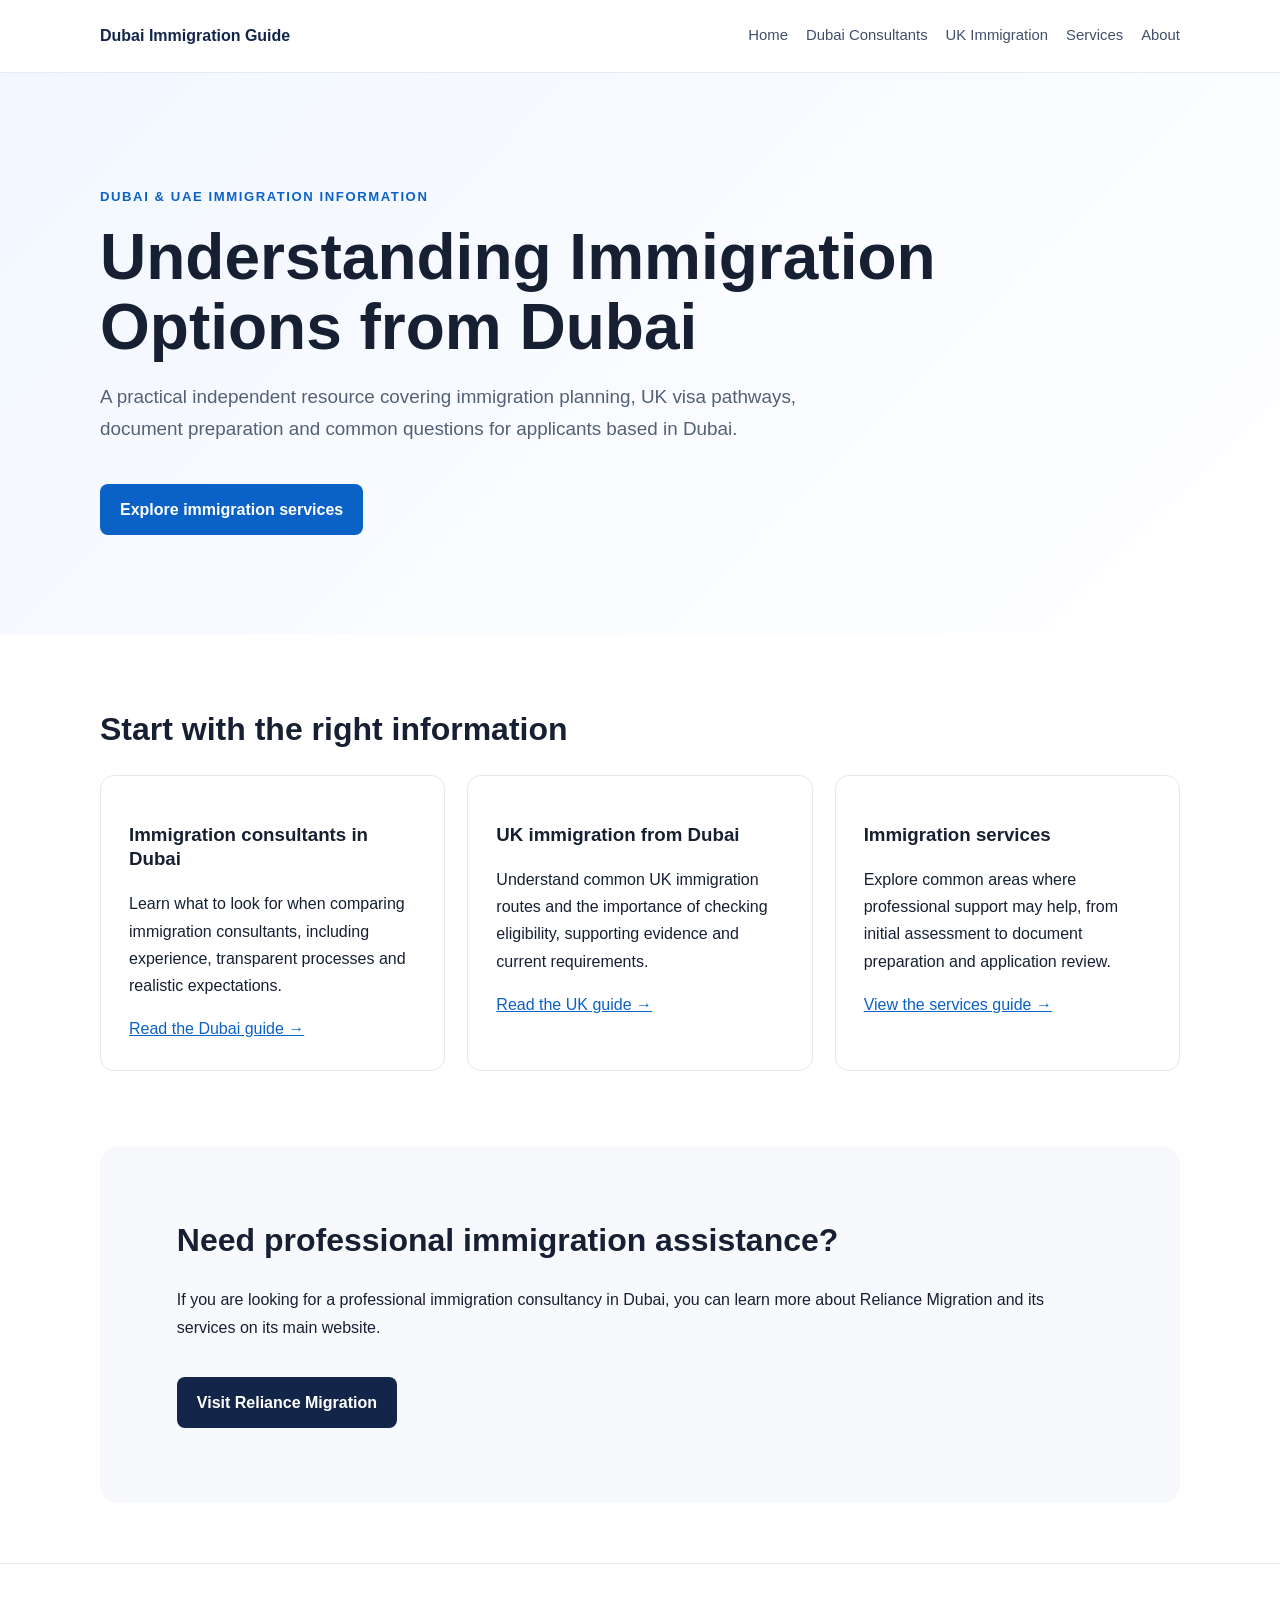
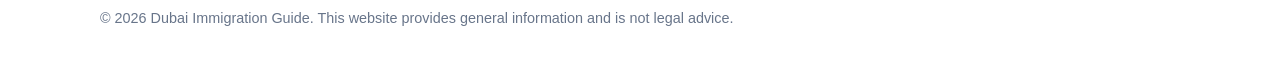
<file: index.html>
<!doctype html>
<html lang="en">
<head>
<meta charset="utf-8">
<meta name="viewport" content="width=device-width,initial-scale=1">
<title>Immigration Guidance in Dubai | Reliance Migration</title>
<meta name="description" content="Practical information about immigration pathways, UK visa options and immigration services for people in Dubai and the UAE.">
<link rel="canonical" href="https://rasica-reliance.github.io/">
<link rel="stylesheet" href="assets/style.css">
</head>
<body>
<header class="site-header"><div class="container nav">
<a class="brand" href="index.html">Dubai Immigration Guide</a>
<nav><a href="index.html">Home</a><a href="immigration-consultants-dubai.html">Dubai Consultants</a><a href="uk-immigration-consultants-dubai.html">UK Immigration</a><a href="immigration-services-dubai.html">Services</a><a href="about.html">About</a></nav>
</div></header>
<main>
<section class="hero"><div class="container">
<p class="eyebrow">Dubai & UAE immigration information</p>
<h1>Understanding Immigration Options from Dubai</h1>
<p class="lead">A practical independent resource covering immigration planning, UK visa pathways, document preparation and common questions for applicants based in Dubai.</p>
<a class="button" href="immigration-services-dubai.html">Explore immigration services</a>
</div></section>
<section class="container section">
<h2>Start with the right information</h2>
<div class="grid">
<article><h3>Immigration consultants in Dubai</h3><p>Learn what to look for when comparing immigration consultants, including experience, transparent processes and realistic expectations.</p><a href="immigration-consultants-dubai.html">Read the Dubai guide →</a></article>
<article><h3>UK immigration from Dubai</h3><p>Understand common UK immigration routes and the importance of checking eligibility, supporting evidence and current requirements.</p><a href="uk-immigration-consultants-dubai.html">Read the UK guide →</a></article>
<article><h3>Immigration services</h3><p>Explore common areas where professional support may help, from initial assessment to document preparation and application review.</p><a href="immigration-services-dubai.html">View the services guide →</a></article>
</div>
</section>
<section class="container section muted">
<h2>Need professional immigration assistance?</h2>
<p>If you are looking for a professional immigration consultancy in Dubai, you can learn more about Reliance Migration and its services on its main website.</p>
<a class="button secondary" href="https://reliancemigration.com/" rel="noopener">Visit Reliance Migration</a>
</section>
</main>
<footer><div class="container"><p>© 2026 Dubai Immigration Guide. This website provides general information and is not legal advice.</p></div></footer>
</body></html>
</file>
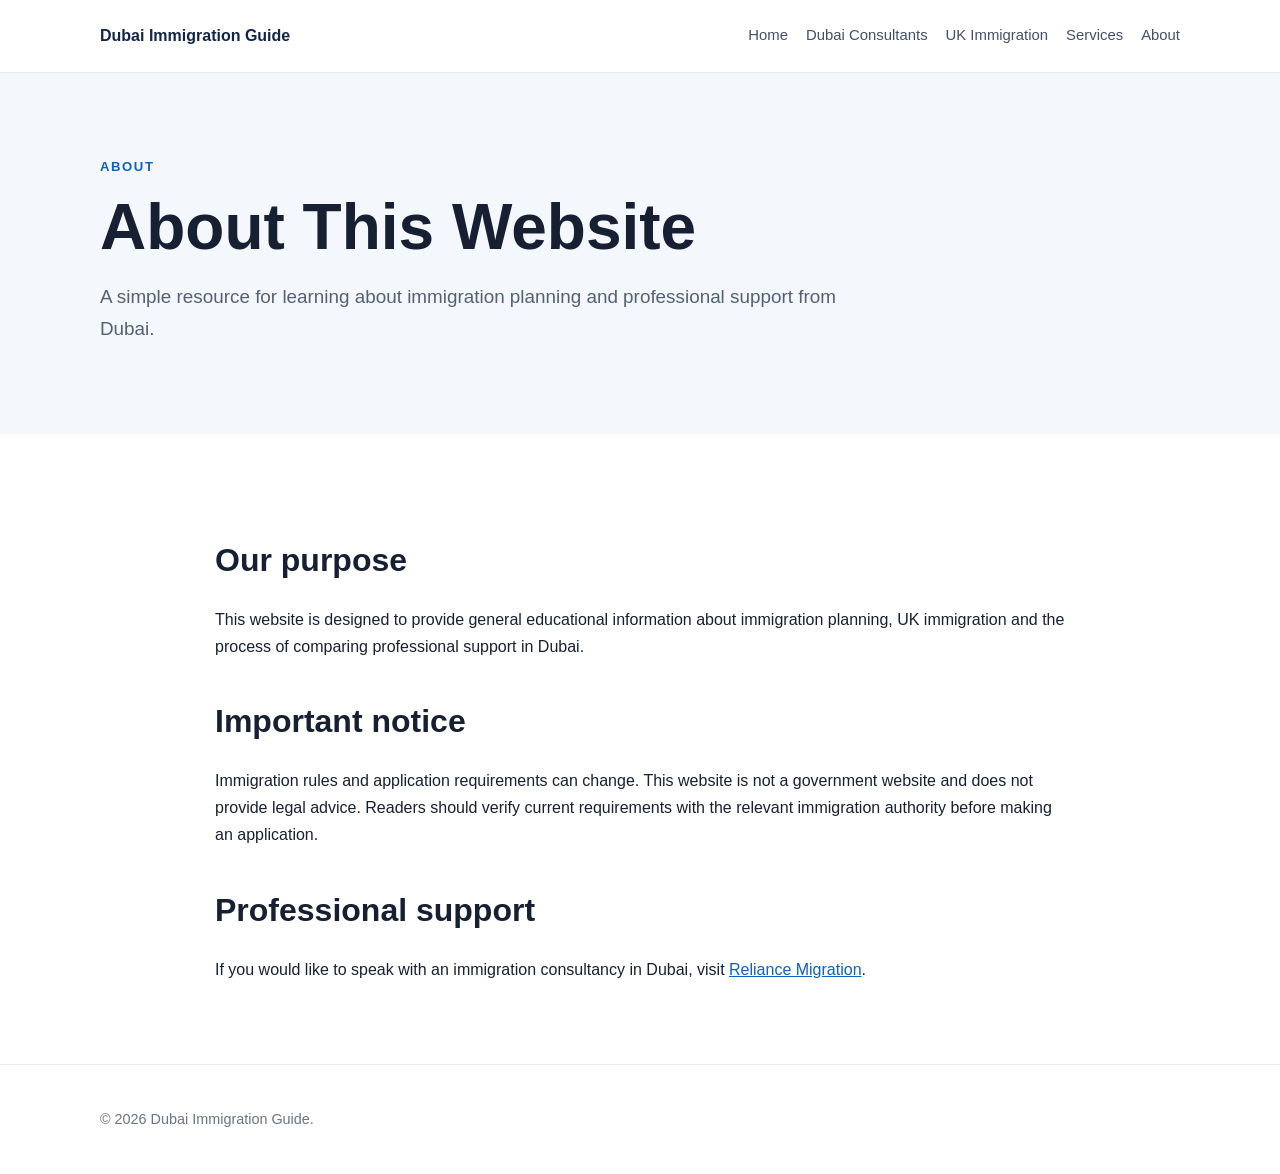
<file: about.html>
<!doctype html>
<html lang="en"><head><meta charset="utf-8"><meta name="viewport" content="width=device-width,initial-scale=1">
<title>About This Dubai Immigration Guide</title>
<meta name="description" content="About this independent informational website covering immigration topics for applicants in Dubai.">
<link rel="canonical" href="https://rasica-reliance.github.io/about.html"><link rel="stylesheet" href="assets/style.css"></head>
<body><header class="site-header"><div class="container nav"><a class="brand" href="index.html">Dubai Immigration Guide</a><nav><a href="index.html">Home</a><a href="immigration-consultants-dubai.html">Dubai Consultants</a><a href="uk-immigration-consultants-dubai.html">UK Immigration</a><a href="immigration-services-dubai.html">Services</a><a href="about.html">About</a></nav></div></header>
<main><section class="page-hero"><div class="container"><p class="eyebrow">About</p><h1>About This Website</h1><p class="lead">A simple resource for learning about immigration planning and professional support from Dubai.</p></div></section>
<section class="container content"><h2>Our purpose</h2><p>This website is designed to provide general educational information about immigration planning, UK immigration and the process of comparing professional support in Dubai.</p>
<h2>Important notice</h2><p>Immigration rules and application requirements can change. This website is not a government website and does not provide legal advice. Readers should verify current requirements with the relevant immigration authority before making an application.</p>
<h2>Professional support</h2><p>If you would like to speak with an immigration consultancy in Dubai, visit <a href="https://reliancemigration.com/" rel="noopener">Reliance Migration</a>.</p>
</section></main><footer><div class="container"><p>© 2026 Dubai Immigration Guide.</p></div></footer></body></html>
</file>
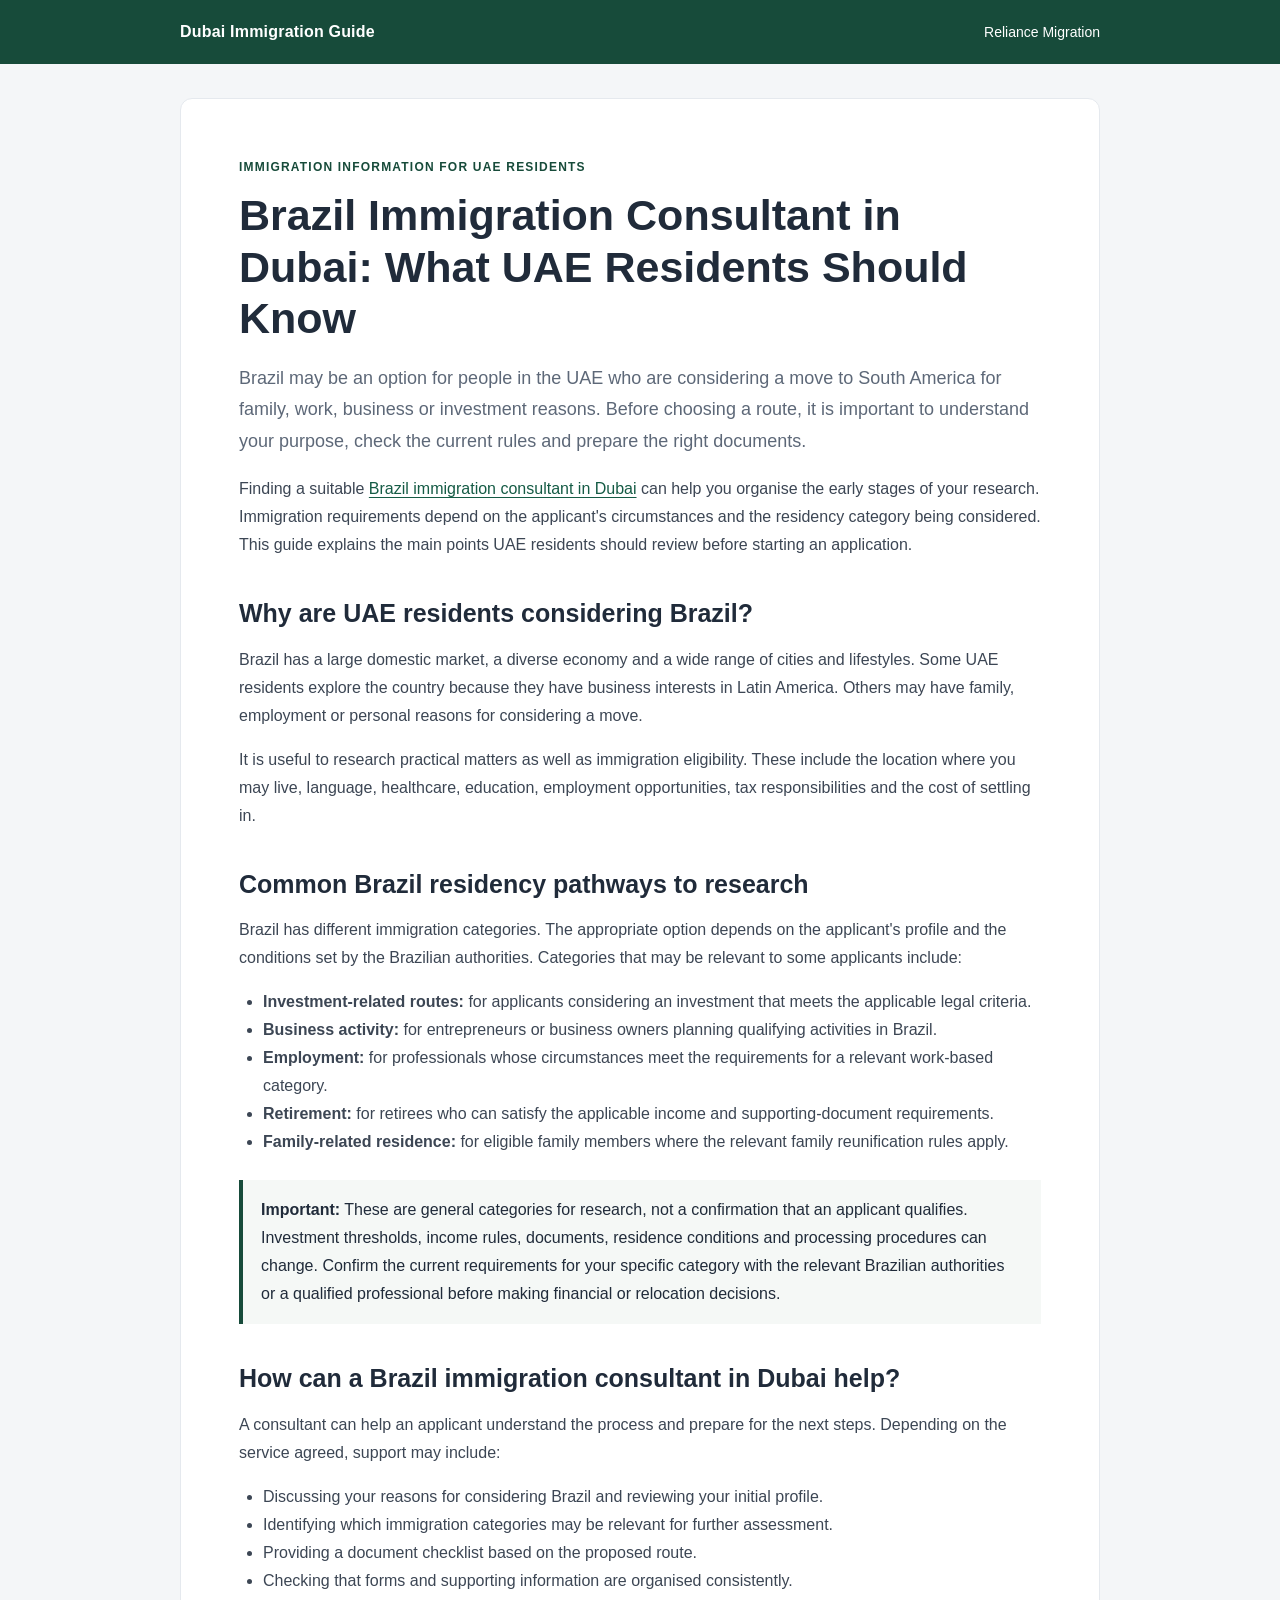
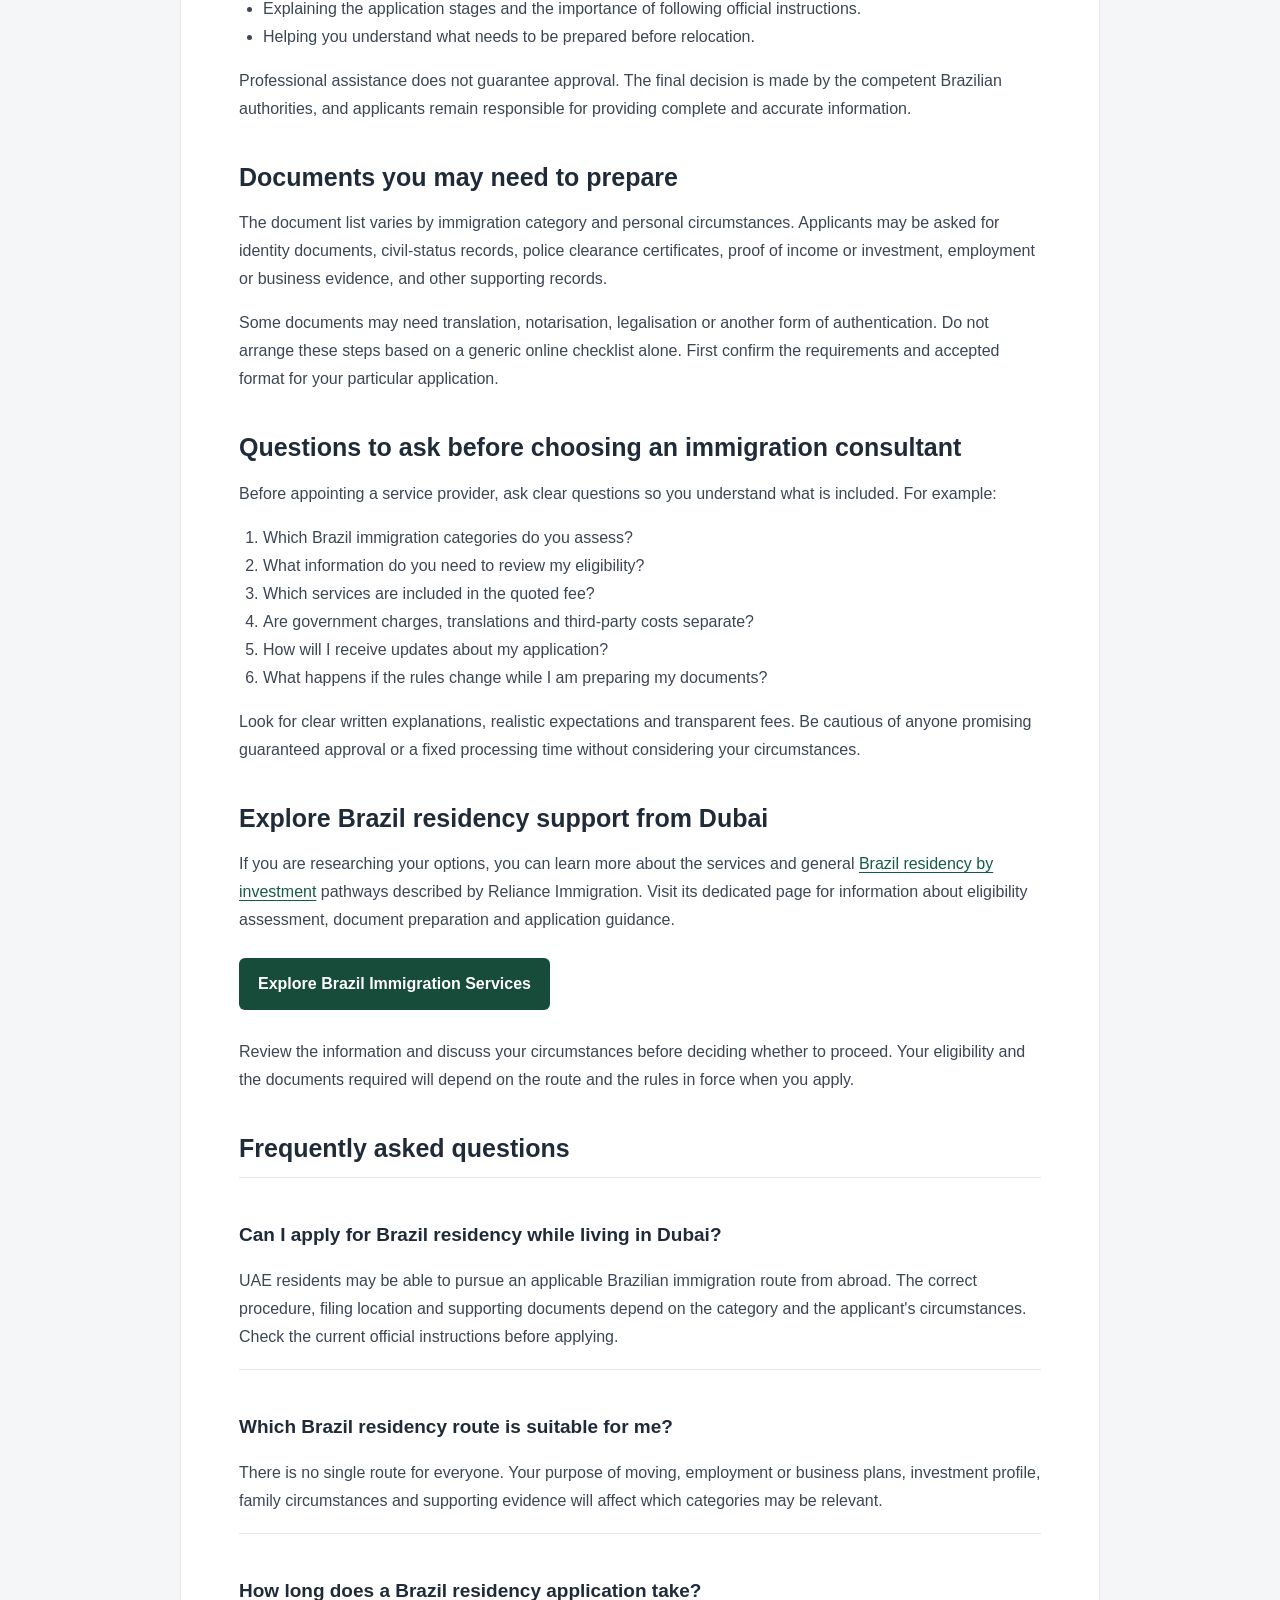
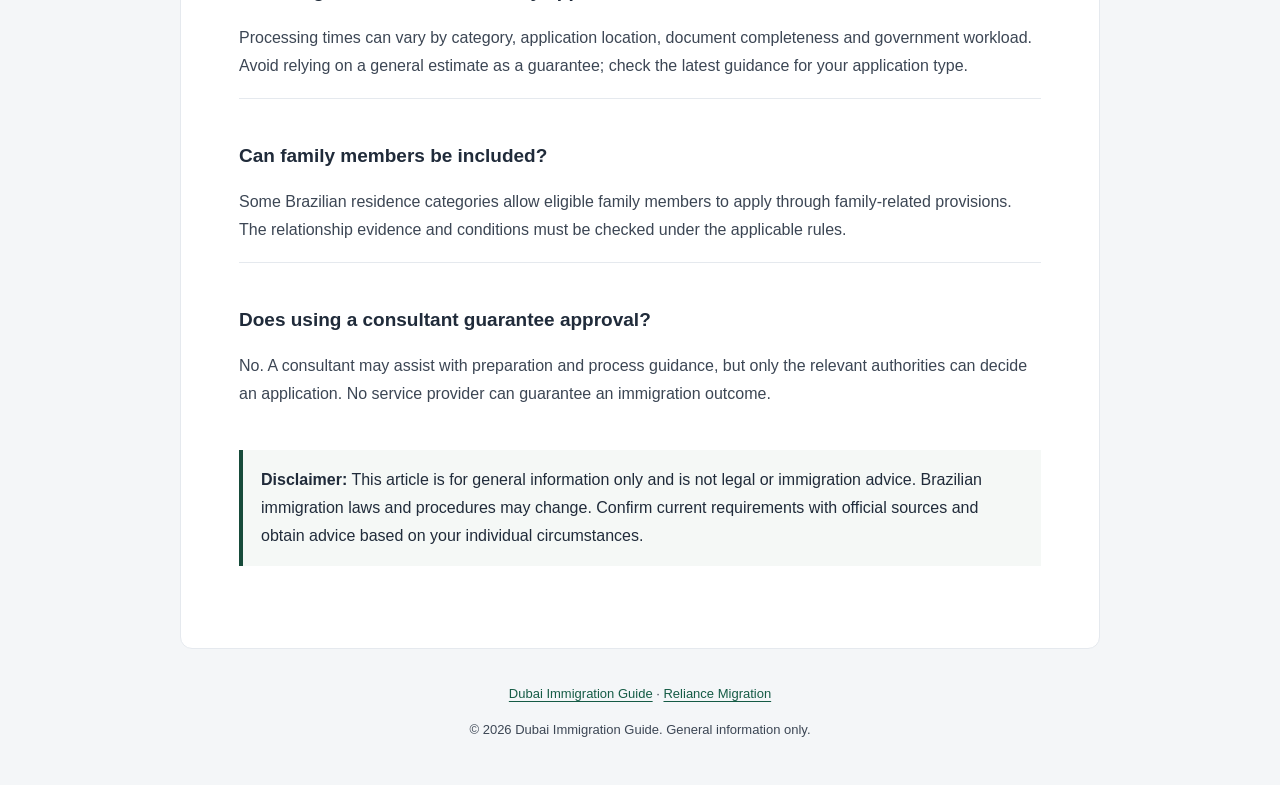
<file: brazil-immigration-consultant-in-dubai.html>
<!DOCTYPE html>
<html lang="en">
<head>
  <meta charset="UTF-8">
  <meta name="viewport" content="width=device-width, initial-scale=1.0">
  <title>Brazil Immigration Consultant in Dubai: A Guide for UAE Residents</title>
  <meta name="description" content="Learn what UAE residents should consider when exploring Brazil residency, eligibility, documents and application support with a Brazil immigration consultant in Dubai.">
  <meta name="robots" content="index, follow">
  <link rel="canonical" href="https://rasica-reliance.github.io/brazil-immigration-consultant-in-dubai.html">
  <style>
    :root { --ink:#202b3a; --muted:#5d6878; --brand:#174b3a; --line:#e5e9ee; --paper:#ffffff; --soft:#f5f8f6; }
    * { box-sizing:border-box; }
    body { margin:0; background:#f4f6f8; color:var(--ink); font:16px/1.75 Arial, Helvetica, sans-serif; }
    header { background:var(--brand); color:#fff; padding:18px 22px; }
    .nav, main, footer { max-width:920px; margin:0 auto; }
    .nav { display:flex; align-items:center; justify-content:space-between; gap:16px; }
    .brand { color:#fff; text-decoration:none; font-weight:700; letter-spacing:.2px; }
    .nav a:last-child { color:#fff; text-decoration:none; font-size:14px; }
    main { background:var(--paper); margin:34px auto; padding:clamp(24px,5vw,58px); border:1px solid var(--line); border-radius:12px; }
    .eyebrow { color:var(--brand); text-transform:uppercase; font-size:12px; font-weight:700; letter-spacing:1.2px; }
    h1 { font-size:clamp(30px,5vw,43px); line-height:1.2; margin:12px 0 16px; }
    h2 { font-size:25px; line-height:1.3; margin:38px 0 12px; }
    h3 { font-size:19px; margin:24px 0 8px; }
    p, li { color:#3c4654; }
    .intro { font-size:18px; color:var(--muted); }
    .note { background:var(--soft); border-left:4px solid var(--brand); padding:16px 18px; margin:24px 0; }
    a { color:#155b45; text-underline-offset:3px; }
    .cta { display:inline-block; background:var(--brand); color:#fff; padding:12px 19px; border-radius:6px; text-decoration:none; font-weight:700; margin:8px 0 12px; }
    .cta:hover { opacity:.92; }
    ul, ol { padding-left:24px; }
    .faq { border-top:1px solid var(--line); padding:16px 0 2px; }
    footer { color:var(--muted); font-size:13px; padding:0 22px 30px; text-align:center; }
    @media (max-width:600px) { main { margin:16px 10px; padding:24px 19px; } .nav { align-items:flex-start; flex-direction:column; } }
  </style>
</head>
<body>
  <header>
    <nav class="nav" aria-label="Main navigation">
      <a class="brand" href="https://rasica-reliance.github.io/">Dubai Immigration Guide</a>
      <a href="https://reliancemigration.com/">Reliance Migration</a>
    </nav>
  </header>

  <main>
    <div class="eyebrow">Immigration information for UAE residents</div>
    <h1>Brazil Immigration Consultant in Dubai: What UAE Residents Should Know</h1>
    <p class="intro">Brazil may be an option for people in the UAE who are considering a move to South America for family, work, business or investment reasons. Before choosing a route, it is important to understand your purpose, check the current rules and prepare the right documents.</p>

    <p>Finding a suitable <a href="https://reliancemigration.com/brazil/">Brazil immigration consultant in Dubai</a> can help you organise the early stages of your research. Immigration requirements depend on the applicant's circumstances and the residency category being considered. This guide explains the main points UAE residents should review before starting an application.</p>

    <h2>Why are UAE residents considering Brazil?</h2>
    <p>Brazil has a large domestic market, a diverse economy and a wide range of cities and lifestyles. Some UAE residents explore the country because they have business interests in Latin America. Others may have family, employment or personal reasons for considering a move.</p>
    <p>It is useful to research practical matters as well as immigration eligibility. These include the location where you may live, language, healthcare, education, employment opportunities, tax responsibilities and the cost of settling in.</p>

    <h2>Common Brazil residency pathways to research</h2>
    <p>Brazil has different immigration categories. The appropriate option depends on the applicant's profile and the conditions set by the Brazilian authorities. Categories that may be relevant to some applicants include:</p>
    <ul>
      <li><strong>Investment-related routes:</strong> for applicants considering an investment that meets the applicable legal criteria.</li>
      <li><strong>Business activity:</strong> for entrepreneurs or business owners planning qualifying activities in Brazil.</li>
      <li><strong>Employment:</strong> for professionals whose circumstances meet the requirements for a relevant work-based category.</li>
      <li><strong>Retirement:</strong> for retirees who can satisfy the applicable income and supporting-document requirements.</li>
      <li><strong>Family-related residence:</strong> for eligible family members where the relevant family reunification rules apply.</li>
    </ul>
    <div class="note"><strong>Important:</strong> These are general categories for research, not a confirmation that an applicant qualifies. Investment thresholds, income rules, documents, residence conditions and processing procedures can change. Confirm the current requirements for your specific category with the relevant Brazilian authorities or a qualified professional before making financial or relocation decisions.</div>

    <h2>How can a Brazil immigration consultant in Dubai help?</h2>
    <p>A consultant can help an applicant understand the process and prepare for the next steps. Depending on the service agreed, support may include:</p>
    <ul>
      <li>Discussing your reasons for considering Brazil and reviewing your initial profile.</li>
      <li>Identifying which immigration categories may be relevant for further assessment.</li>
      <li>Providing a document checklist based on the proposed route.</li>
      <li>Checking that forms and supporting information are organised consistently.</li>
      <li>Explaining the application stages and the importance of following official instructions.</li>
      <li>Helping you understand what needs to be prepared before relocation.</li>
    </ul>
    <p>Professional assistance does not guarantee approval. The final decision is made by the competent Brazilian authorities, and applicants remain responsible for providing complete and accurate information.</p>

    <h2>Documents you may need to prepare</h2>
    <p>The document list varies by immigration category and personal circumstances. Applicants may be asked for identity documents, civil-status records, police clearance certificates, proof of income or investment, employment or business evidence, and other supporting records.</p>
    <p>Some documents may need translation, notarisation, legalisation or another form of authentication. Do not arrange these steps based on a generic online checklist alone. First confirm the requirements and accepted format for your particular application.</p>

    <h2>Questions to ask before choosing an immigration consultant</h2>
    <p>Before appointing a service provider, ask clear questions so you understand what is included. For example:</p>
    <ol>
      <li>Which Brazil immigration categories do you assess?</li>
      <li>What information do you need to review my eligibility?</li>
      <li>Which services are included in the quoted fee?</li>
      <li>Are government charges, translations and third-party costs separate?</li>
      <li>How will I receive updates about my application?</li>
      <li>What happens if the rules change while I am preparing my documents?</li>
    </ol>
    <p>Look for clear written explanations, realistic expectations and transparent fees. Be cautious of anyone promising guaranteed approval or a fixed processing time without considering your circumstances.</p>

    <h2>Explore Brazil residency support from Dubai</h2>
    <p>If you are researching your options, you can learn more about the services and general <a href="https://reliancemigration.com/brazil-residency-by-investment-complete-guide-for-uae-investors/">Brazil residency by investment</a> pathways described by Reliance Immigration. Visit its dedicated page for information about eligibility assessment, document preparation and application guidance.</p>
    <p><a class="cta" href="https://reliancemigration.com/brazil/">Explore Brazil Immigration Services</a></p>
    <p>Review the information and discuss your circumstances before deciding whether to proceed. Your eligibility and the documents required will depend on the route and the rules in force when you apply.</p>

    <h2>Frequently asked questions</h2>
    <section class="faq">
      <h3>Can I apply for Brazil residency while living in Dubai?</h3>
      <p>UAE residents may be able to pursue an applicable Brazilian immigration route from abroad. The correct procedure, filing location and supporting documents depend on the category and the applicant's circumstances. Check the current official instructions before applying.</p>
    </section>
    <section class="faq">
      <h3>Which Brazil residency route is suitable for me?</h3>
      <p>There is no single route for everyone. Your purpose of moving, employment or business plans, investment profile, family circumstances and supporting evidence will affect which categories may be relevant.</p>
    </section>
    <section class="faq">
      <h3>How long does a Brazil residency application take?</h3>
      <p>Processing times can vary by category, application location, document completeness and government workload. Avoid relying on a general estimate as a guarantee; check the latest guidance for your application type.</p>
    </section>
    <section class="faq">
      <h3>Can family members be included?</h3>
      <p>Some Brazilian residence categories allow eligible family members to apply through family-related provisions. The relationship evidence and conditions must be checked under the applicable rules.</p>
    </section>
    <section class="faq">
      <h3>Does using a consultant guarantee approval?</h3>
      <p>No. A consultant may assist with preparation and process guidance, but only the relevant authorities can decide an application. No service provider can guarantee an immigration outcome.</p>
    </section>

    <div class="note">
      <strong>Disclaimer:</strong> This article is for general information only and is not legal or immigration advice. Brazilian immigration laws and procedures may change. Confirm current requirements with official sources and obtain advice based on your individual circumstances.
    </div>
  </main>

  <footer>
    <p><a href="https://rasica-reliance.github.io/">Dubai Immigration Guide</a> · <a href="https://reliancemigration.com/">Reliance Migration</a></p>
    <p>© 2026 Dubai Immigration Guide. General information only.</p>
  </footer>
</body>
</html>
</file>
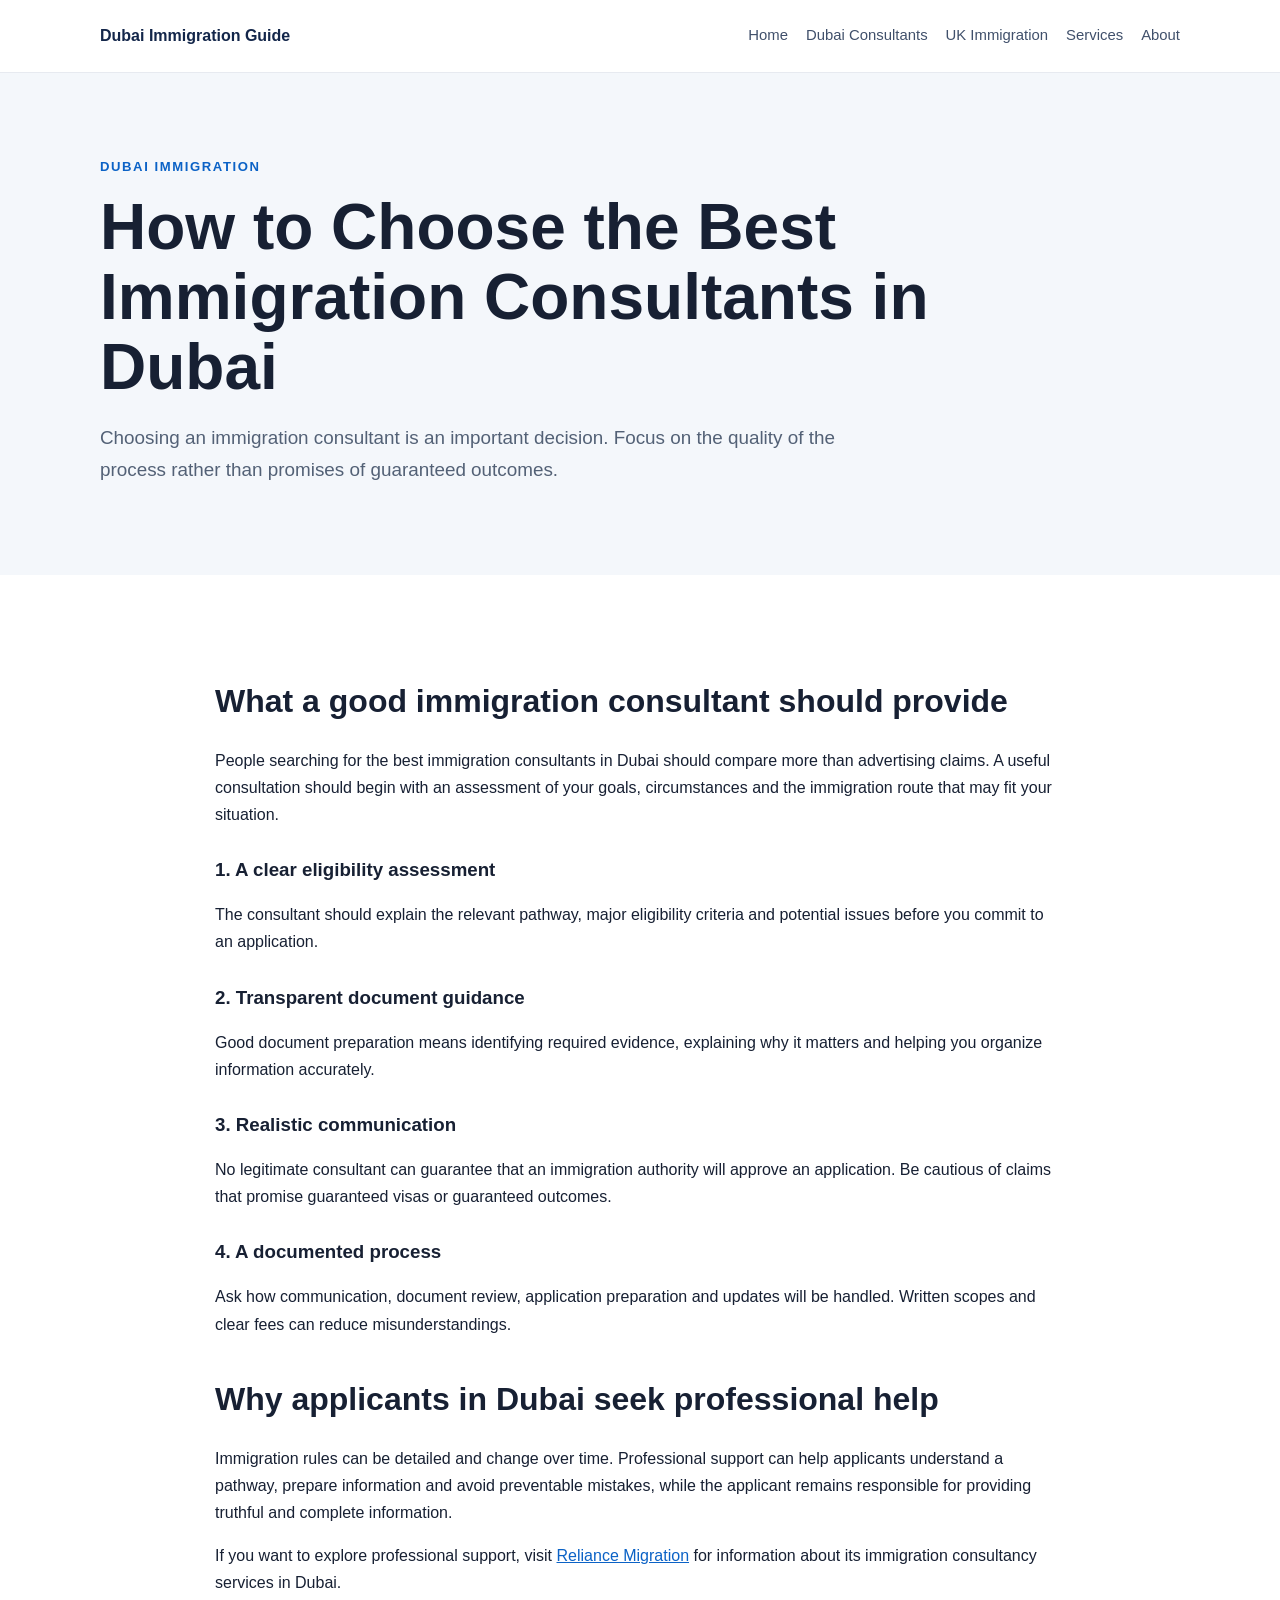
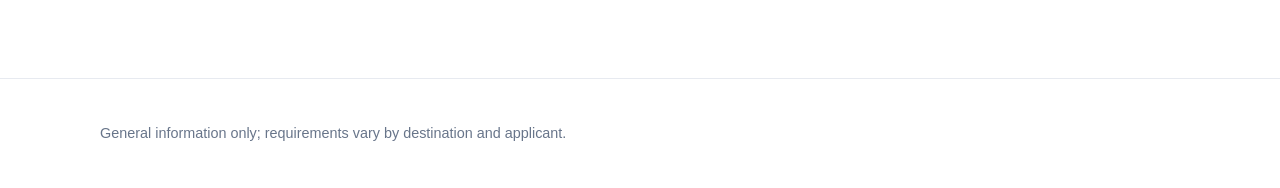
<file: immigration-consultants-dubai.html>
<!doctype html>
<html lang="en"><head><meta charset="utf-8"><meta name="viewport" content="width=device-width,initial-scale=1">
<title>Best Immigration Consultants in Dubai: What to Look For</title>
<meta name="description" content="A practical guide to choosing immigration consultants in Dubai, including assessment, documents, communication and transparency.">
<link rel="canonical" href="https://rasica-reliance.github.io/immigration-consultants-dubai.html"><link rel="stylesheet" href="assets/style.css"></head>
<body><header class="site-header"><div class="container nav"><a class="brand" href="index.html">Dubai Immigration Guide</a><nav><a href="index.html">Home</a><a href="immigration-consultants-dubai.html">Dubai Consultants</a><a href="uk-immigration-consultants-dubai.html">UK Immigration</a><a href="immigration-services-dubai.html">Services</a><a href="about.html">About</a></nav></div></header>
<main><section class="page-hero"><div class="container"><p class="eyebrow">Dubai immigration</p><h1>How to Choose the Best Immigration Consultants in Dubai</h1><p class="lead">Choosing an immigration consultant is an important decision. Focus on the quality of the process rather than promises of guaranteed outcomes.</p></div></section>
<section class="container content"><h2>What a good immigration consultant should provide</h2>
<p>People searching for the best immigration consultants in Dubai should compare more than advertising claims. A useful consultation should begin with an assessment of your goals, circumstances and the immigration route that may fit your situation.</p>
<h3>1. A clear eligibility assessment</h3><p>The consultant should explain the relevant pathway, major eligibility criteria and potential issues before you commit to an application.</p>
<h3>2. Transparent document guidance</h3><p>Good document preparation means identifying required evidence, explaining why it matters and helping you organize information accurately.</p>
<h3>3. Realistic communication</h3><p>No legitimate consultant can guarantee that an immigration authority will approve an application. Be cautious of claims that promise guaranteed visas or guaranteed outcomes.</p>
<h3>4. A documented process</h3><p>Ask how communication, document review, application preparation and updates will be handled. Written scopes and clear fees can reduce misunderstandings.</p>
<h2>Why applicants in Dubai seek professional help</h2><p>Immigration rules can be detailed and change over time. Professional support can help applicants understand a pathway, prepare information and avoid preventable mistakes, while the applicant remains responsible for providing truthful and complete information.</p>
<p>If you want to explore professional support, visit <a href="https://reliancemigration.com/" rel="noopener">Reliance Migration</a> for information about its immigration consultancy services in Dubai.</p>
</section></main><footer><div class="container"><p>General information only; requirements vary by destination and applicant.</p></div></footer></body></html>
</file>
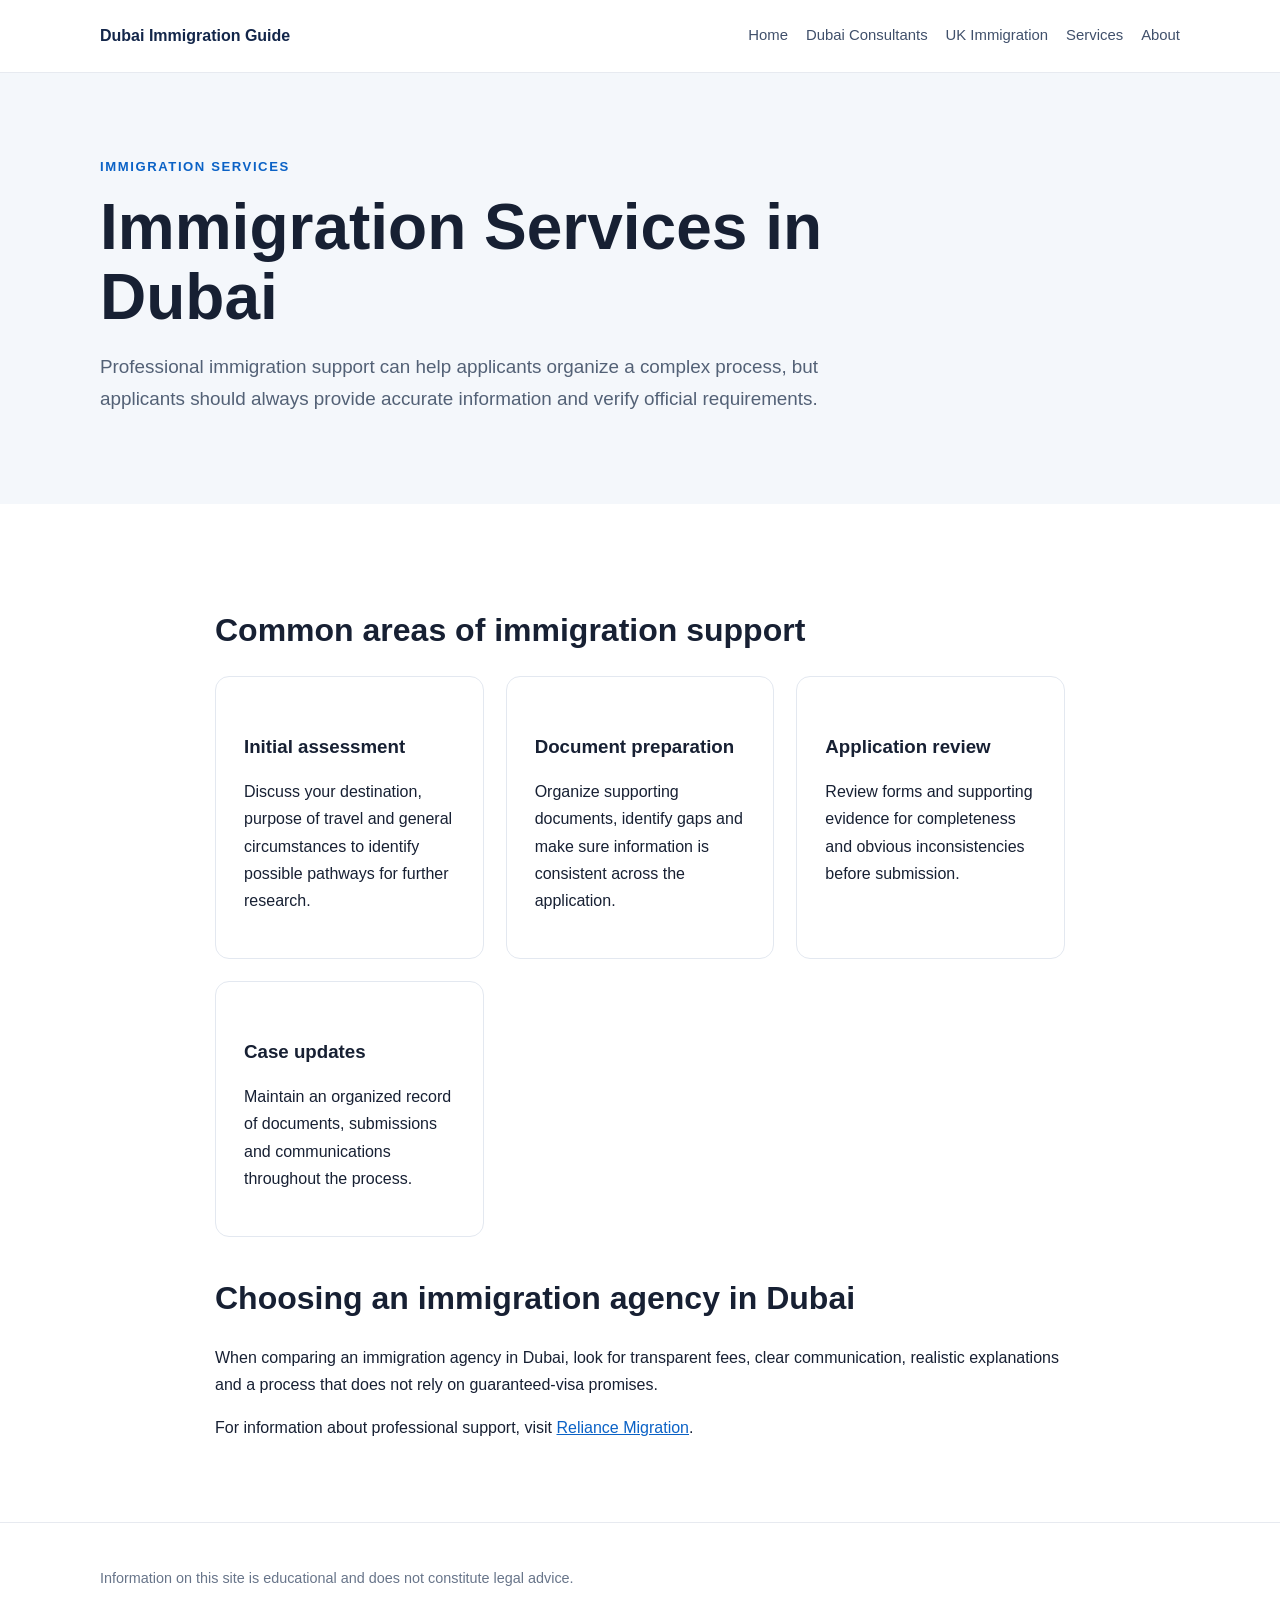
<file: immigration-services-dubai.html>
<!doctype html>
<html lang="en"><head><meta charset="utf-8"><meta name="viewport" content="width=device-width,initial-scale=1">
<title>Immigration Services in Dubai | Planning & Application Support</title>
<meta name="description" content="Learn about common immigration services in Dubai, from initial assessment and document preparation to application review.">
<link rel="canonical" href="https://rasica-reliance.github.io/immigration-services-dubai.html"><link rel="stylesheet" href="assets/style.css"></head>
<body><header class="site-header"><div class="container nav"><a class="brand" href="index.html">Dubai Immigration Guide</a><nav><a href="index.html">Home</a><a href="immigration-consultants-dubai.html">Dubai Consultants</a><a href="uk-immigration-consultants-dubai.html">UK Immigration</a><a href="immigration-services-dubai.html">Services</a><a href="about.html">About</a></nav></div></header>
<main><section class="page-hero"><div class="container"><p class="eyebrow">Immigration services</p><h1>Immigration Services in Dubai</h1><p class="lead">Professional immigration support can help applicants organize a complex process, but applicants should always provide accurate information and verify official requirements.</p></div></section>
<section class="container content"><h2>Common areas of immigration support</h2>
<div class="grid"><article><h3>Initial assessment</h3><p>Discuss your destination, purpose of travel and general circumstances to identify possible pathways for further research.</p></article>
<article><h3>Document preparation</h3><p>Organize supporting documents, identify gaps and make sure information is consistent across the application.</p></article>
<article><h3>Application review</h3><p>Review forms and supporting evidence for completeness and obvious inconsistencies before submission.</p></article>
<article><h3>Case updates</h3><p>Maintain an organized record of documents, submissions and communications throughout the process.</p></article></div>
<h2>Choosing an immigration agency in Dubai</h2><p>When comparing an immigration agency in Dubai, look for transparent fees, clear communication, realistic explanations and a process that does not rely on guaranteed-visa promises.</p>
<p>For information about professional support, visit <a href="https://reliancemigration.com/" rel="noopener">Reliance Migration</a>.</p>
</section></main><footer><div class="container"><p>Information on this site is educational and does not constitute legal advice.</p></div></footer></body></html>
</file>
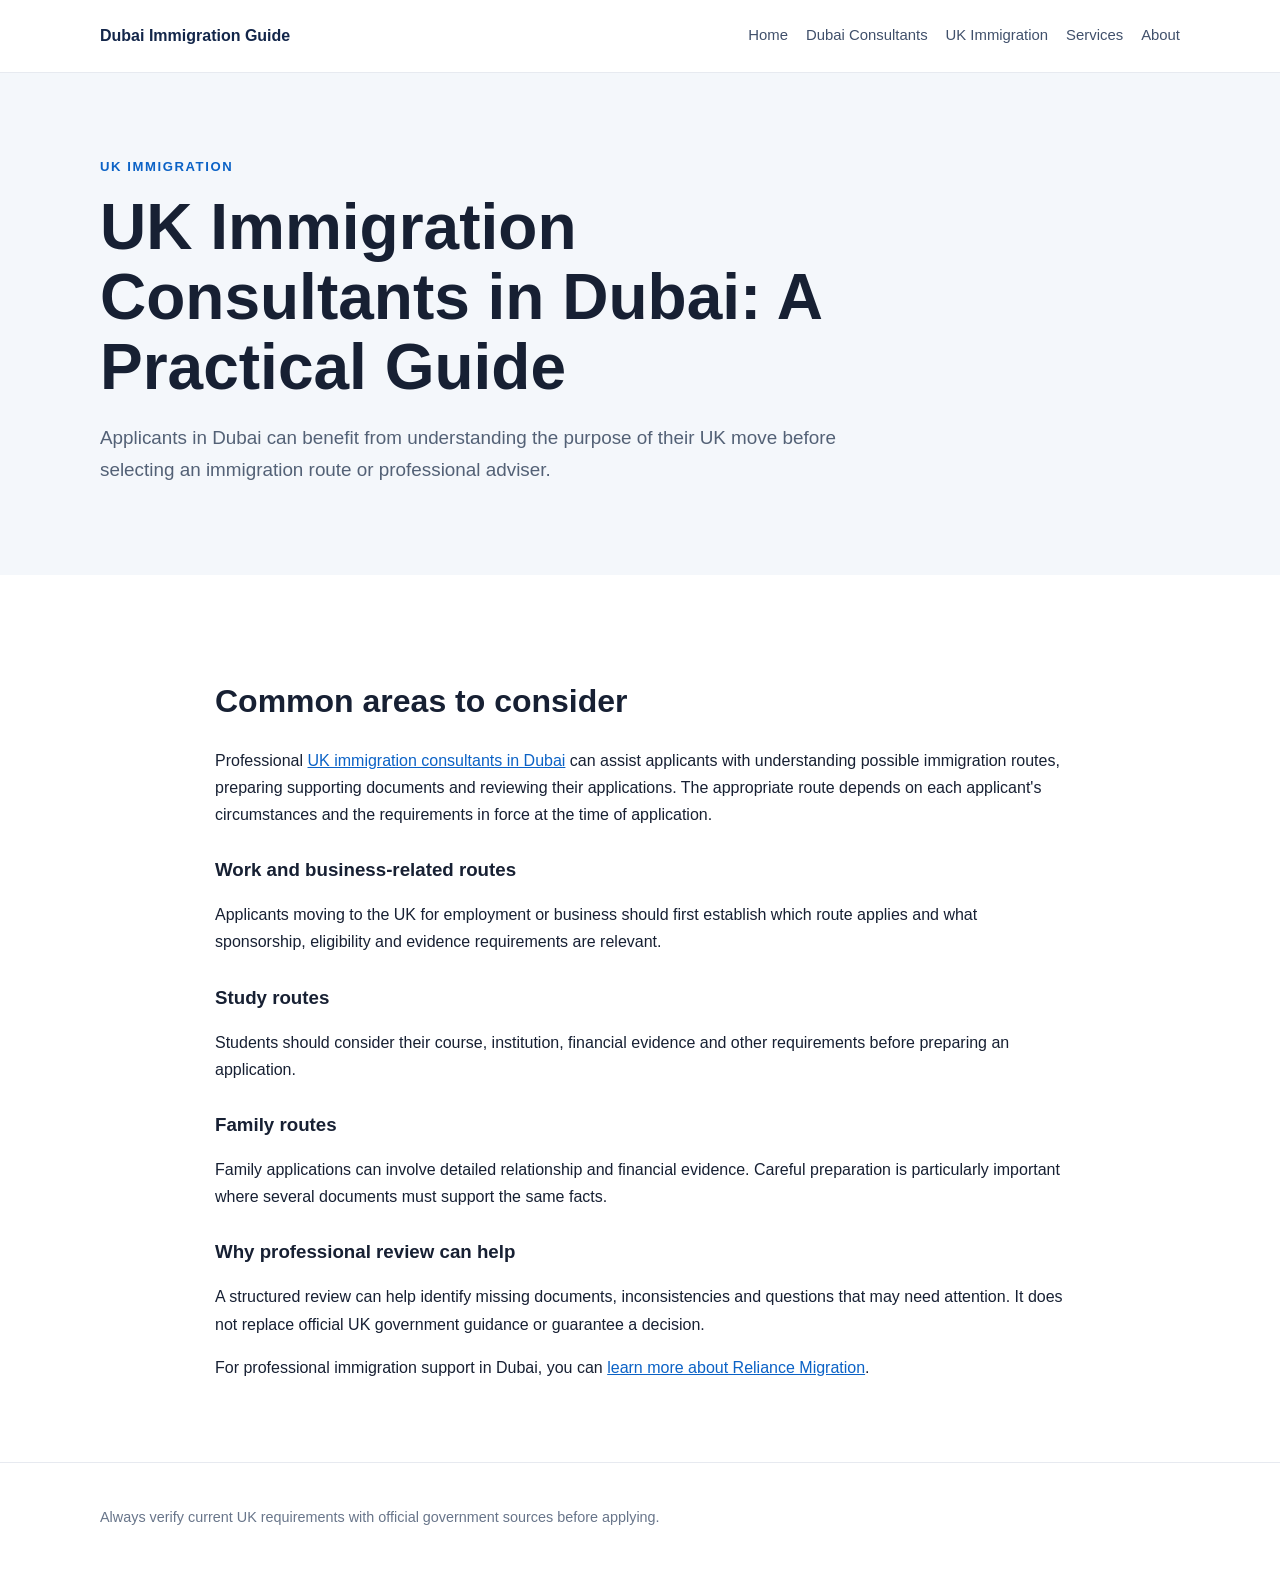
<file: uk-immigration-consultants-dubai.html>
<!doctype html>
<html lang="en"><head><meta charset="utf-8"><meta name="viewport" content="width=device-width,initial-scale=1">
<title>UK Immigration Consultants in Dubai | Guide for Applicants</title>
<meta name="description" content="Information for applicants in Dubai considering UK immigration, including pathway selection, documents and professional consultation.">
<link rel="canonical" href="https://rasica-reliance.github.io/uk-immigration-consultants-dubai.html"><link rel="stylesheet" href="assets/style.css"></head>
<body><header class="site-header"><div class="container nav"><a class="brand" href="index.html">Dubai Immigration Guide</a><nav><a href="index.html">Home</a><a href="immigration-consultants-dubai.html">Dubai Consultants</a><a href="uk-immigration-consultants-dubai.html">UK Immigration</a><a href="immigration-services-dubai.html">Services</a><a href="about.html">About</a></nav></div></header>
<main><section class="page-hero"><div class="container"><p class="eyebrow">UK immigration</p><h1>UK Immigration Consultants in Dubai: A Practical Guide</h1><p class="lead">Applicants in Dubai can benefit from understanding the purpose of their UK move before selecting an immigration route or professional adviser.</p></div></section>
<section class="container content"><h2>Common areas to consider</h2>
<p>Professional <a href="https://reliancemigration.com/">UK immigration consultants in Dubai</a> can assist applicants with understanding possible immigration routes, preparing supporting documents and reviewing their applications. The appropriate route depends on each applicant's circumstances and the requirements in force at the time of application.</p>
<h3>Work and business-related routes</h3><p>Applicants moving to the UK for employment or business should first establish which route applies and what sponsorship, eligibility and evidence requirements are relevant.</p>
<h3>Study routes</h3><p>Students should consider their course, institution, financial evidence and other requirements before preparing an application.</p>
<h3>Family routes</h3><p>Family applications can involve detailed relationship and financial evidence. Careful preparation is particularly important where several documents must support the same facts.</p>
<h3>Why professional review can help</h3><p>A structured review can help identify missing documents, inconsistencies and questions that may need attention. It does not replace official UK government guidance or guarantee a decision.</p>
<p>For professional immigration support in Dubai, you can <a href="https://reliancemigration.com/" rel="noopener">learn more about Reliance Migration</a>.</p>
</section></main><footer><div class="container"><p>Always verify current UK requirements with official government sources before applying.</p></div></footer></body></html>
</file>
<file: assets/style.css>
*{box-sizing:border-box}body{margin:0;font-family:Inter,Arial,sans-serif;line-height:1.7;color:#172033;background:#fff}.container{width:min(1080px,92%);margin:auto}.site-header{border-bottom:1px solid #e7eaf0;background:#fff;position:sticky;top:0;z-index:5}.nav{min-height:72px;display:flex;align-items:center;justify-content:space-between;gap:25px}.brand{font-weight:800;color:#13264a;text-decoration:none}nav{display:flex;gap:18px;flex-wrap:wrap}nav a{color:#40506b;text-decoration:none;font-size:.93rem}nav a:hover,a{color:#0b62c6}.hero{padding:100px 0;background:linear-gradient(135deg,#f2f7ff,#fff)}.page-hero{padding:70px 0;background:#f4f7fb}.eyebrow{font-size:.82rem;text-transform:uppercase;letter-spacing:.12em;font-weight:800;color:#0b62c6}h1{font-size:clamp(2.3rem,5vw,4.2rem);line-height:1.1;max-width:850px;margin:.4rem 0 1rem}h2{font-size:2rem;line-height:1.2;margin-top:0}h3{line-height:1.3}.lead{font-size:1.18rem;max-width:760px;color:#536176}.button{display:inline-block;margin-top:20px;padding:12px 20px;border-radius:8px;background:#0b62c6;color:#fff;text-decoration:none;font-weight:700}.button.secondary{background:#13264a}.section{padding:75px 0}.grid{display:grid;grid-template-columns:repeat(3,1fr);gap:22px}.grid article{padding:28px;border:1px solid #e3e8f0;border-radius:14px;background:#fff}.muted{background:#f7f9fc;padding-left:6%;padding-right:6%;margin-bottom:60px;border-radius:18px}.content{max-width:850px;padding:65px 0}.content h2{margin-top:42px}.content h3{margin-top:30px}footer{border-top:1px solid #e7eaf0;padding:28px 0;color:#68758a;font-size:.9rem}@media(max-width:800px){.nav{align-items:flex-start;flex-direction:column;padding:18px 0}nav{gap:10px}.hero{padding:65px 0}.grid{grid-template-columns:1fr}.section{padding:55px 0}}
</file>
